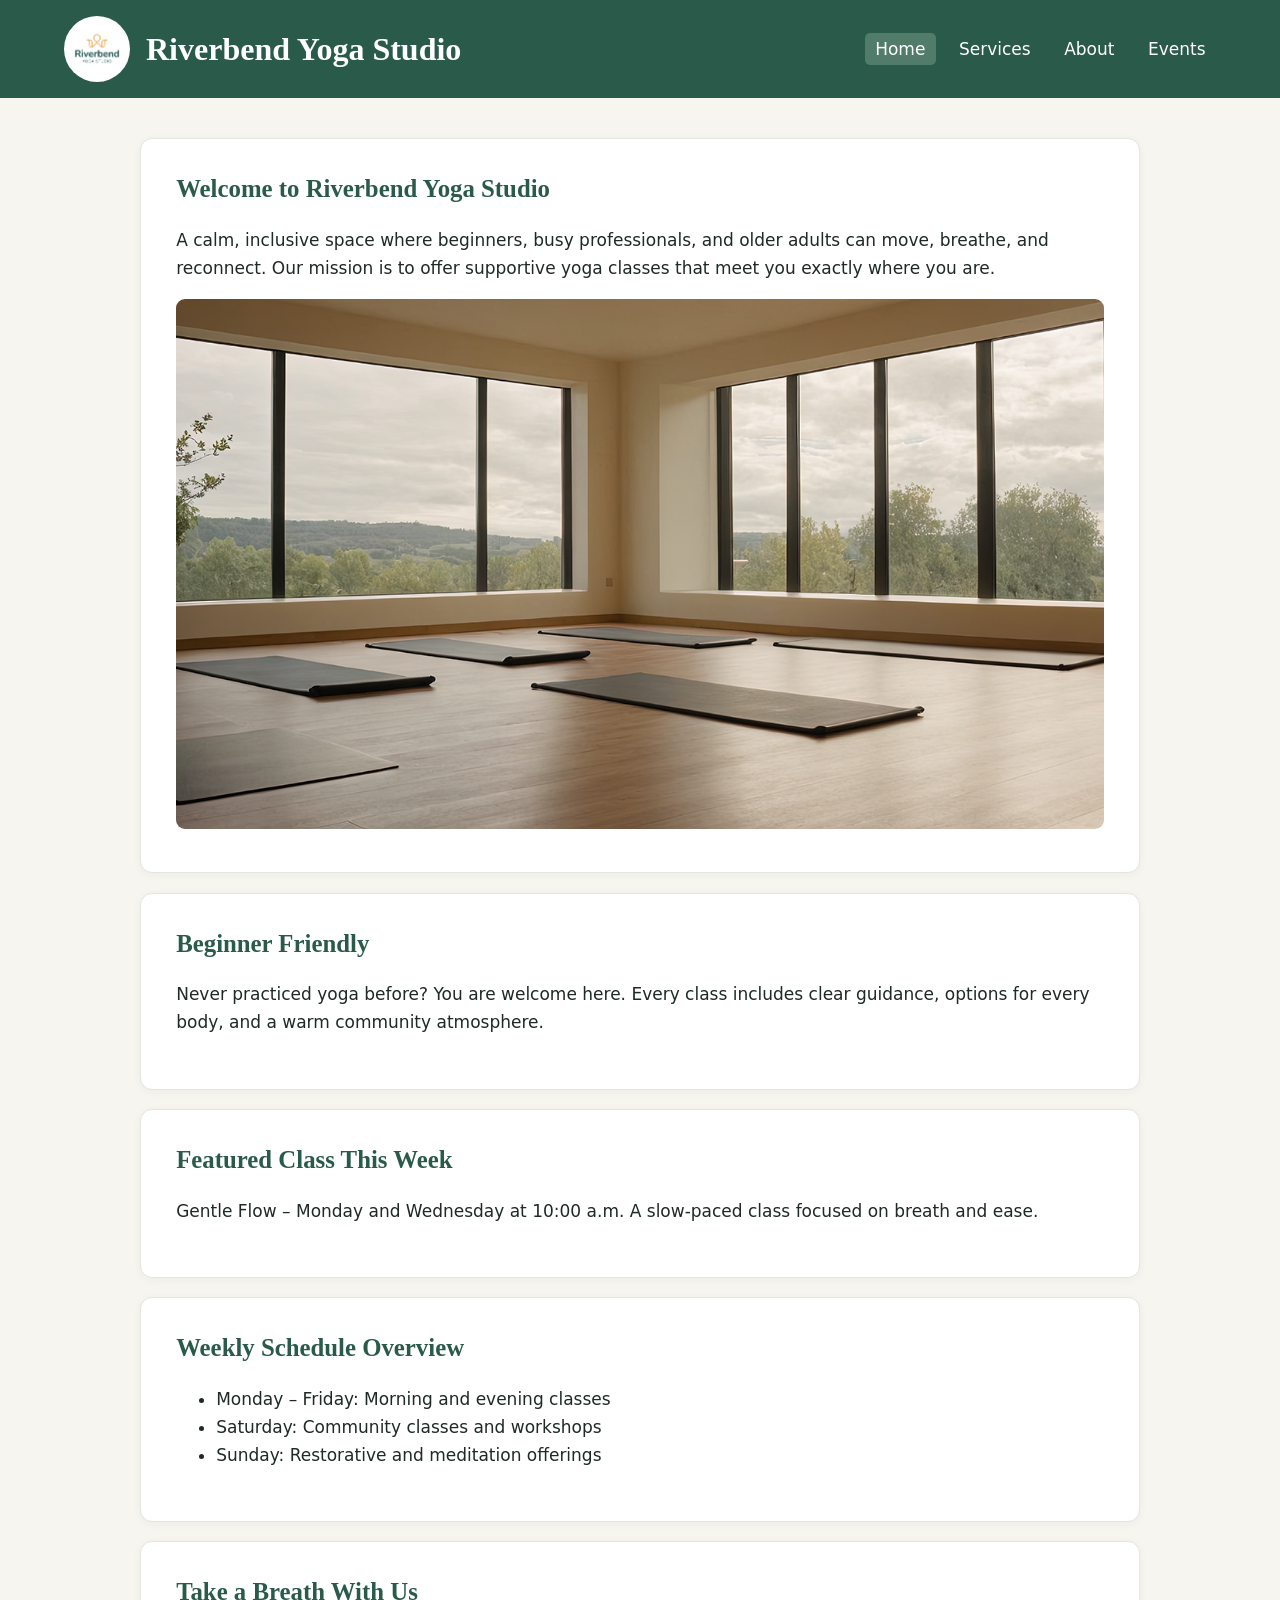
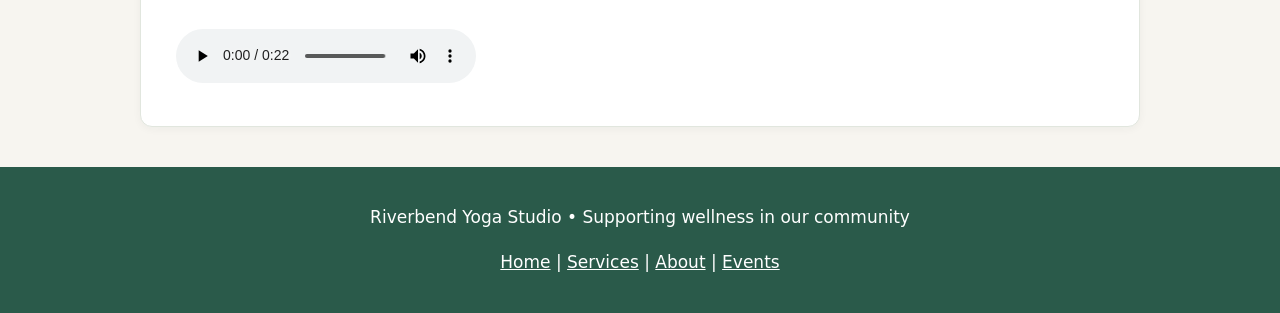
<file: index.html>
<!DOCTYPE html><html lang="en"><head><meta charset="UTF-8"><meta name="viewport" content="width=device-width, initial-scale=1"><title>Riverbend Yoga Studio | Home</title><link rel="stylesheet" href="styles.css"><script src="script.js" defer></script></head><body><header><div class="brand"><img src="yoga-logo.png" alt="Riverbend Yoga Studio logo"><h1>Riverbend Yoga Studio</h1></div><nav aria-label="Main navigation"><ul><li><a href="index.html" aria-current="page">Home</a></li><li><a href="services.html">Services</a></li><li><a href="about.html">About</a></li><li><a href="events.html">Events</a></li></ul></nav></header><main><section><h2>Welcome to Riverbend Yoga Studio</h2><p>A calm, inclusive space where beginners, busy professionals, and older adults can move, breathe, and reconnect. Our mission is to offer supportive yoga classes that meet you exactly where you are.</p><img src="yoga-studio.png" alt="Bright and welcoming yoga studio with natural light"></section><section><h2>Beginner Friendly</h2><p>Never practiced yoga before? You are welcome here. Every class includes clear guidance, options for every body, and a warm community atmosphere.</p></section><section><h2>Featured Class This Week</h2><p>Gentle Flow – Monday and Wednesday at 10:00 a.m. A slow-paced class focused on breath and ease.</p></section><section><h2>Weekly Schedule Overview</h2><ul><li>Monday – Friday: Morning and evening classes</li><li>Saturday: Community classes and workshops</li><li>Sunday: Restorative and meditation offerings</li></ul></section><section><h2>Take a Breath With Us</h2><audio controls><source src="yoga-breathing.mp3" type="audio/mpeg">Your browser does not support audio. Download yoga-breathing.mp3.</audio></section></main><footer><p>Riverbend Yoga Studio • Supporting wellness in our community</p><p><a href="index.html">Home</a> | <a href="services.html">Services</a> | <a href="about.html">About</a> | <a href="events.html">Events</a></p></footer></body></html>
</file>
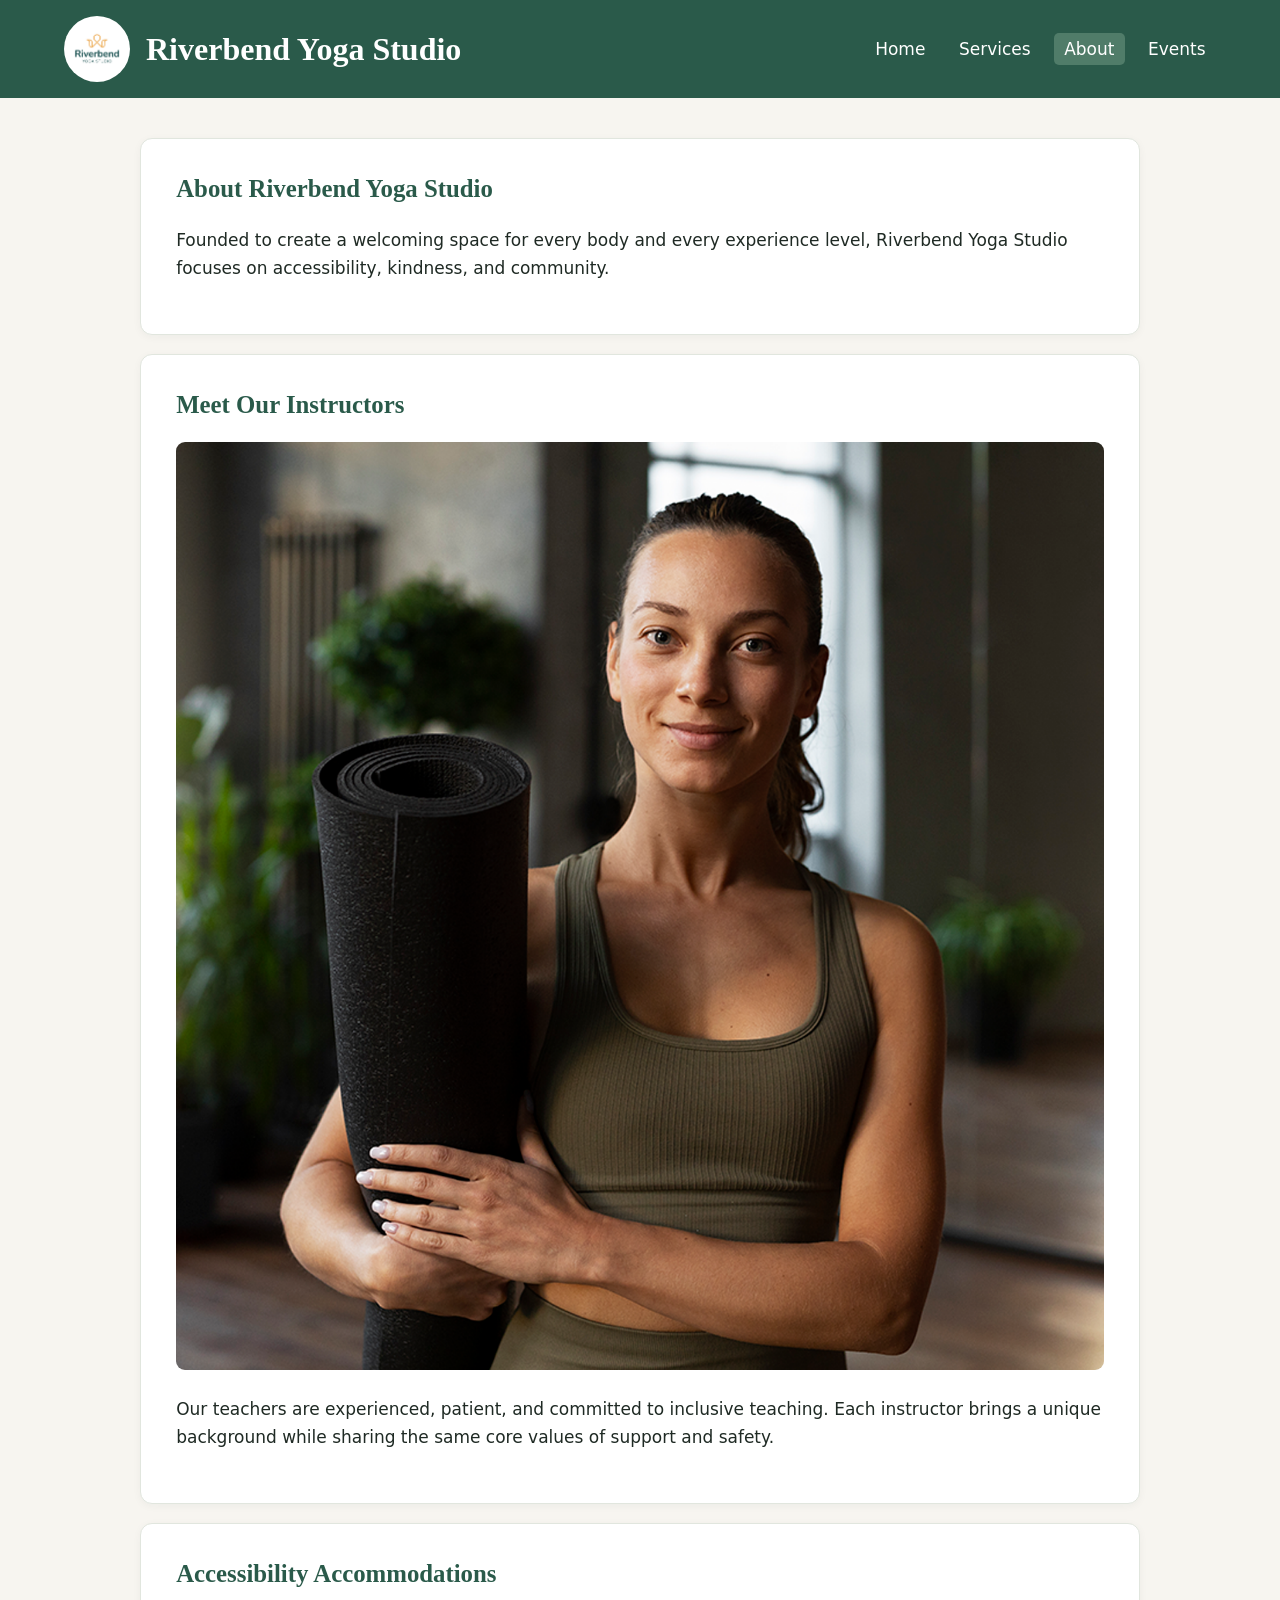
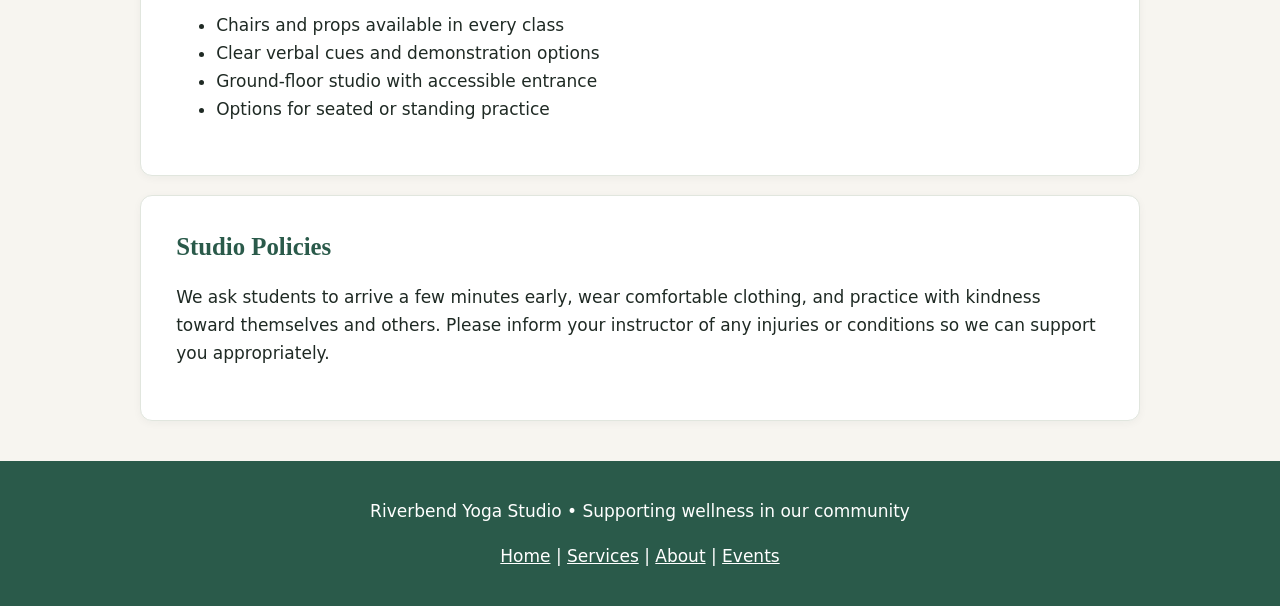
<file: about.html>
<!DOCTYPE html><html lang="en"><head><meta charset="UTF-8"><meta name="viewport" content="width=device-width, initial-scale=1"><title>Riverbend Yoga Studio | About</title><link rel="stylesheet" href="styles.css"><script src="script.js" defer></script></head><body><header><div class="brand"><img src="yoga-logo.png" alt="Riverbend Yoga Studio logo"><h1>Riverbend Yoga Studio</h1></div><nav aria-label="Main navigation"><ul><li><a href="index.html">Home</a></li><li><a href="services.html">Services</a></li><li><a href="about.html" aria-current="page">About</a></li><li><a href="events.html">Events</a></li></ul></nav></header><main><section><h2>About Riverbend Yoga Studio</h2><p>Founded to create a welcoming space for every body and every experience level, Riverbend Yoga Studio focuses on accessibility, kindness, and community.</p></section><section><h2>Meet Our Instructors</h2><img src="yoga-instructor.png" alt="Yoga instructor demonstrating a gentle pose in the studio"><p>Our teachers are experienced, patient, and committed to inclusive teaching. Each instructor brings a unique background while sharing the same core values of support and safety.</p></section><section><h2>Accessibility Accommodations</h2><ul><li>Chairs and props available in every class</li><li>Clear verbal cues and demonstration options</li><li>Ground-floor studio with accessible entrance</li><li>Options for seated or standing practice</li></ul></section><section><h2>Studio Policies</h2><p>We ask students to arrive a few minutes early, wear comfortable clothing, and practice with kindness toward themselves and others. Please inform your instructor of any injuries or conditions so we can support you appropriately.</p></section></main><footer><p>Riverbend Yoga Studio • Supporting wellness in our community</p><p><a href="index.html">Home</a> | <a href="services.html">Services</a> | <a href="about.html">About</a> | <a href="events.html">Events</a></p></footer></body></html>
</file>
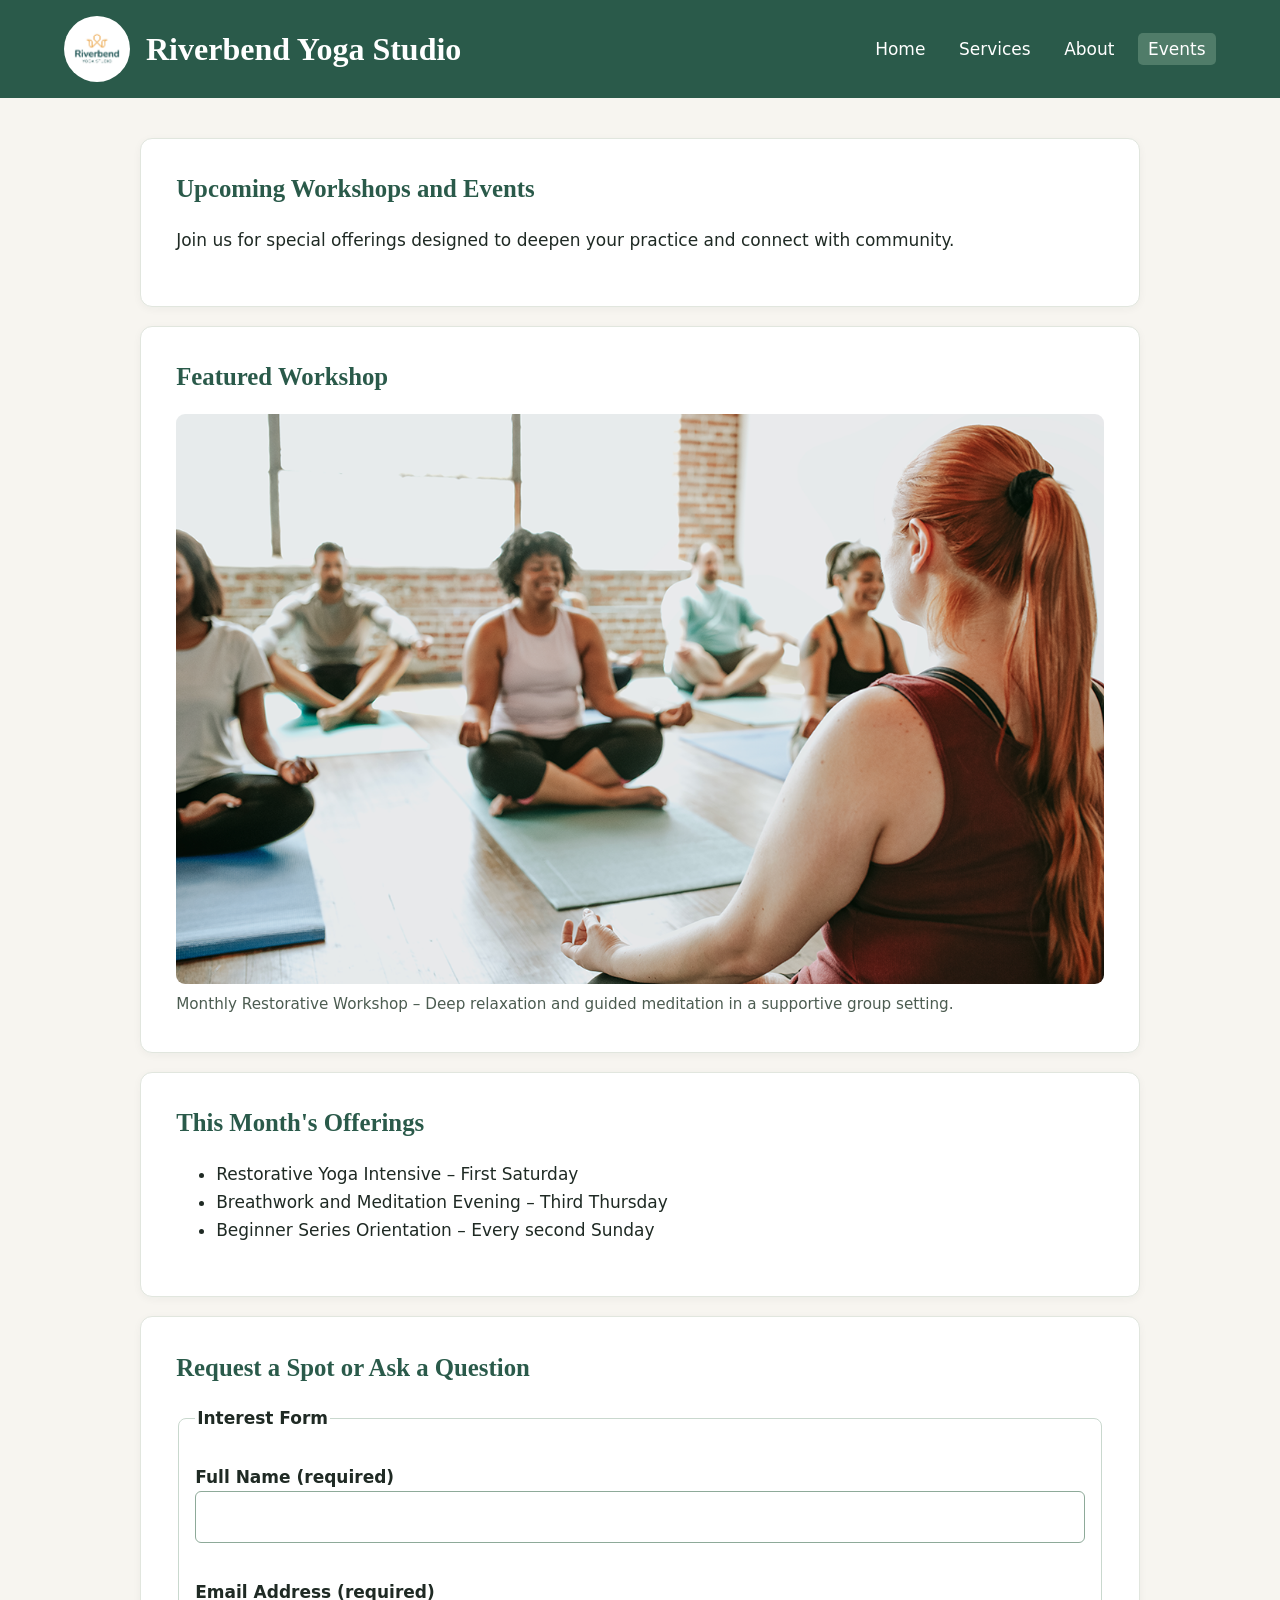
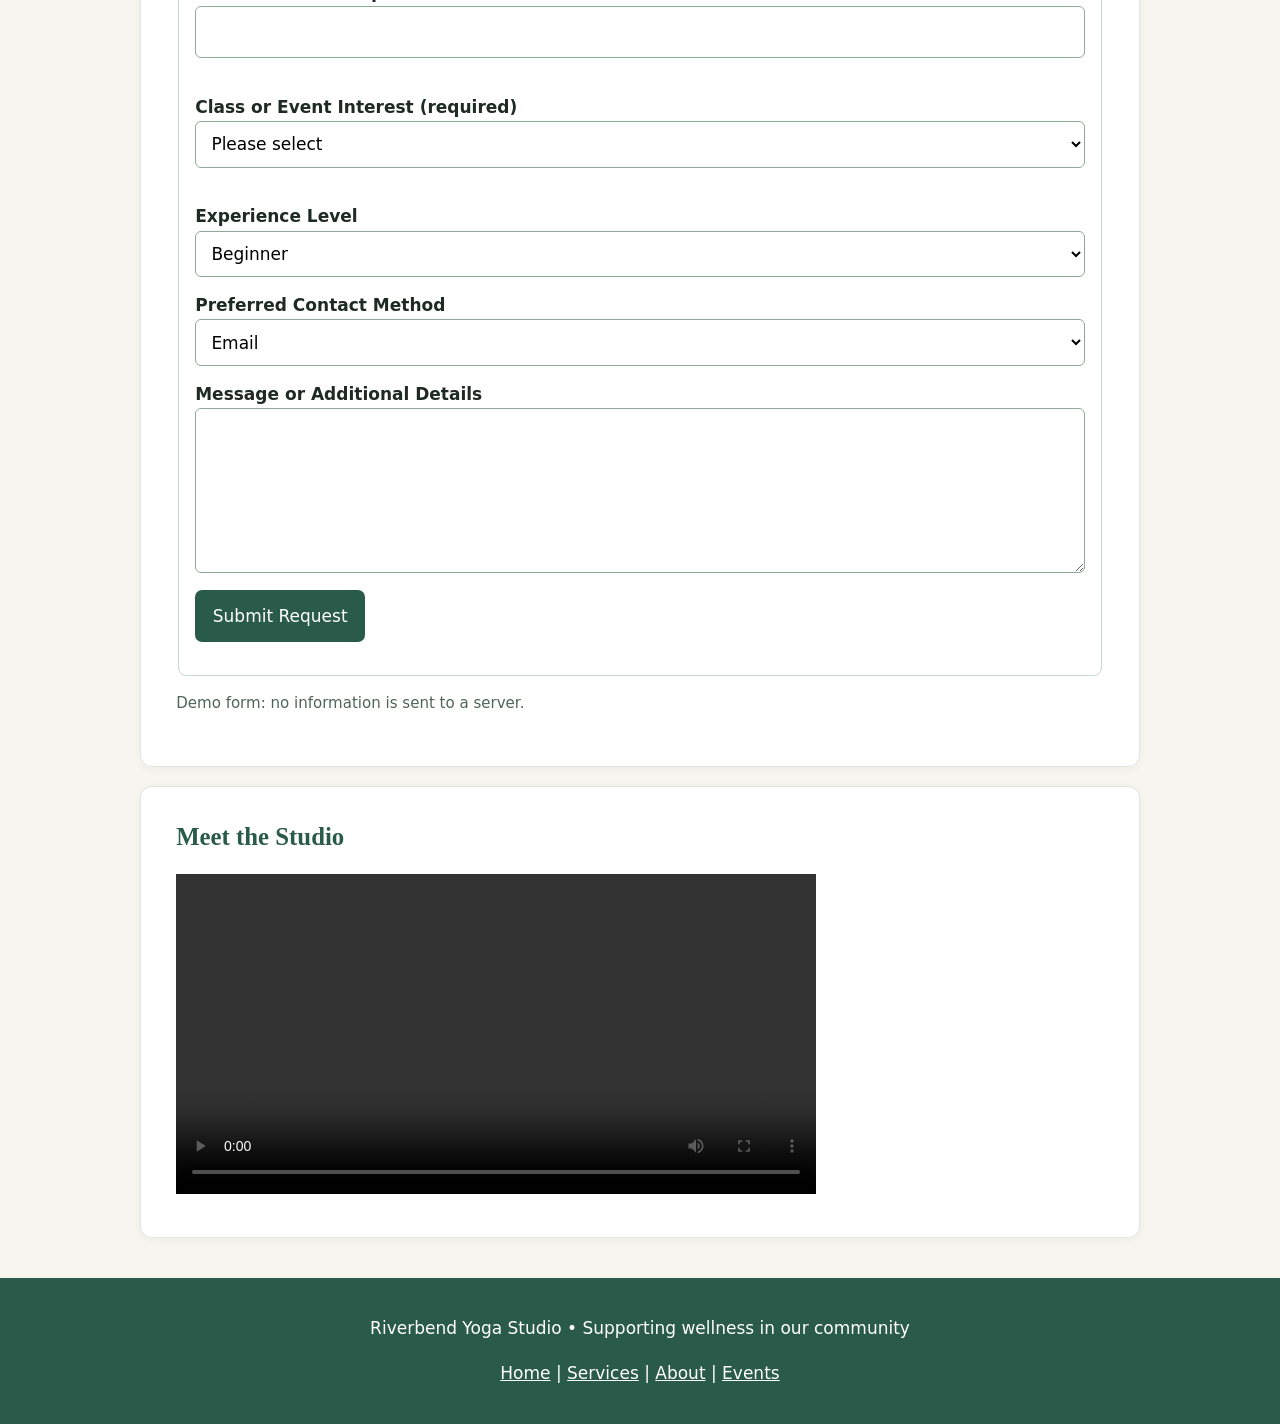
<file: events.html>
<!DOCTYPE html><html lang="en"><head><meta charset="UTF-8"><meta name="viewport" content="width=device-width, initial-scale=1"><title>Riverbend Yoga Studio | Events</title><link rel="stylesheet" href="styles.css"><script src="script.js" defer></script></head><body><header><div class="brand"><img src="yoga-logo.png" alt="Riverbend Yoga Studio logo"><h1>Riverbend Yoga Studio</h1></div><nav aria-label="Main navigation"><ul><li><a href="index.html">Home</a></li><li><a href="services.html">Services</a></li><li><a href="about.html">About</a></li><li><a href="events.html" aria-current="page">Events</a></li></ul></nav></header><main><section><h2>Upcoming Workshops and Events</h2><p>Join us for special offerings designed to deepen your practice and connect with community.</p></section><section><h2>Featured Workshop</h2><figure><img src="yoga-workshop.png" alt="Group of students participating in a restorative yoga workshop"><figcaption>Monthly Restorative Workshop – Deep relaxation and guided meditation in a supportive group setting.</figcaption></figure></section><section><h2>This Month's Offerings</h2><ul><li>Restorative Yoga Intensive – First Saturday</li><li>Breathwork and Meditation Evening – Third Thursday</li><li>Beginner Series Orientation – Every second Sunday</li></ul></section><section id="request"><h2>Request a Spot or Ask a Question</h2><form id="interest-form" action="#" method="post" novalidate><fieldset><legend>Interest Form</legend><label for="name">Full Name (required)</label><input type="text" id="name" name="name" autocomplete="name" aria-describedby="name-error"><p class="error" id="name-error" aria-live="polite"></p><label for="email">Email Address (required)</label><input type="email" id="email" name="email" autocomplete="email" aria-describedby="email-error"><p class="error" id="email-error" aria-live="polite"></p><label for="interest">Class or Event Interest (required)</label><select id="interest" name="interest" aria-describedby="interest-error"><option value="">Please select</option><option value="gentle">Gentle Yoga</option><option value="vinyasa">Vinyasa Flow</option><option value="restorative">Restorative Yoga</option><option value="private">Private Session</option><option value="workshop">Workshop / Event</option><option value="other">Other / General Question</option></select><p class="error" id="interest-error" aria-live="polite"></p><label for="experience">Experience Level</label><select id="experience" name="experience"><option value="beginner">Beginner</option><option value="some">Some Experience</option><option value="regular">Regular Practitioner</option></select><label for="contact-method">Preferred Contact Method</label><select id="contact-method" name="contact-method"><option value="email">Email</option><option value="phone">Phone</option></select><label for="message">Message or Additional Details</label><textarea id="message" name="message" rows="5"></textarea><p><button type="submit">Submit Request</button></p><div id="form-status" role="status" aria-live="polite"></div></fieldset></form><p class="muted">Demo form: no information is sent to a server.</p></section><section><h2>Meet the Studio</h2><video controls width="640"><source src="yoga-intro.mp4" type="video/mp4">Your browser does not support video. Download yoga-intro.mp4.</video></section></main><footer><p>Riverbend Yoga Studio • Supporting wellness in our community</p><p><a href="index.html">Home</a> | <a href="services.html">Services</a> | <a href="about.html">About</a> | <a href="events.html">Events</a></p></footer></body></html>
</file>
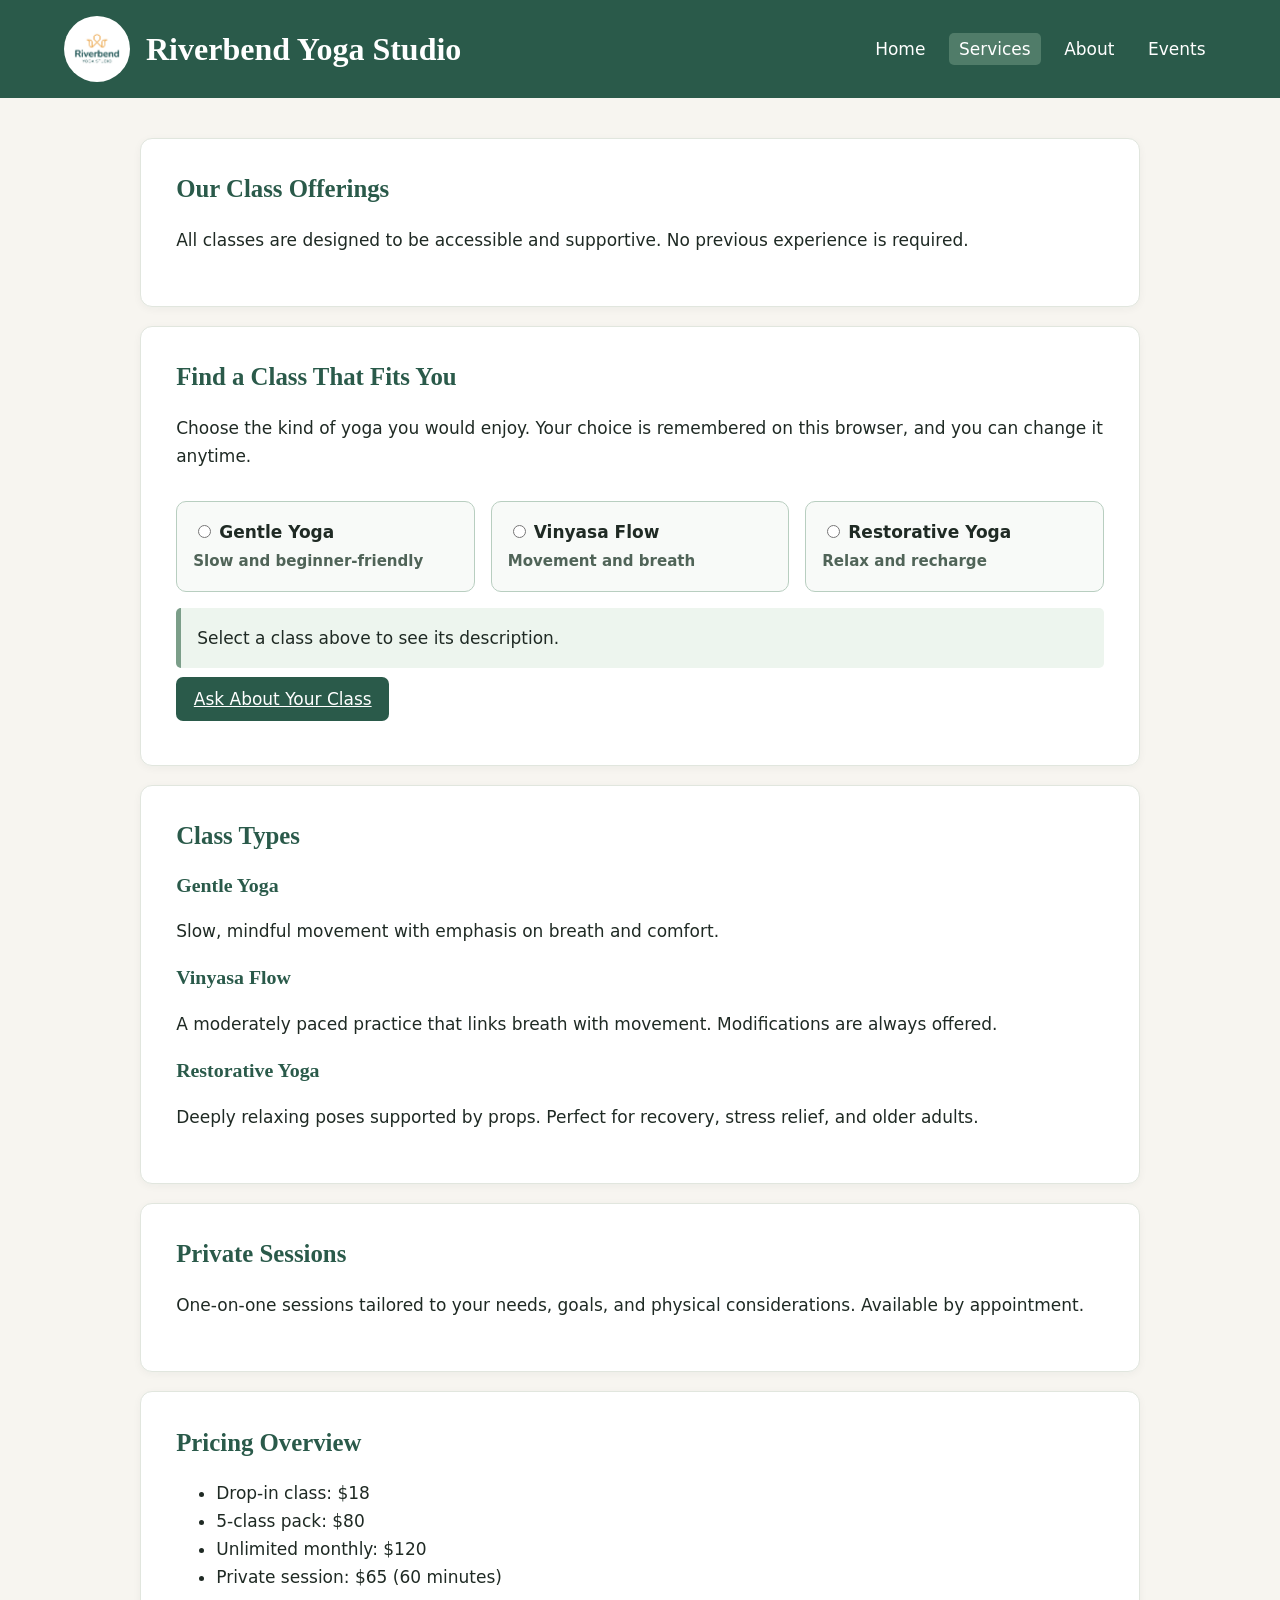
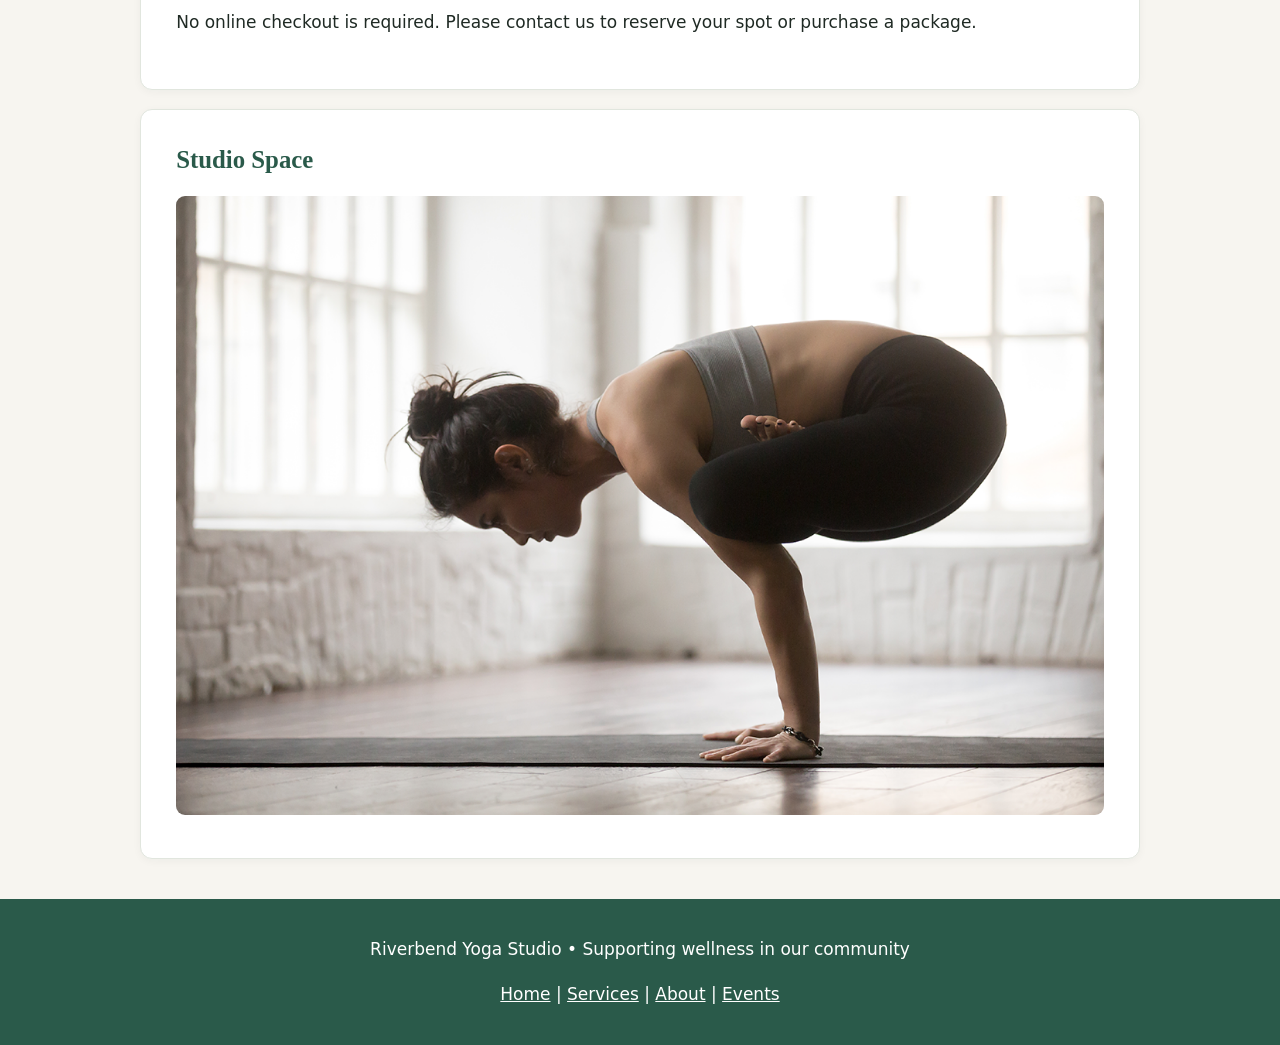
<file: services.html>
<!DOCTYPE html><html lang="en"><head><meta charset="UTF-8"><meta name="viewport" content="width=device-width, initial-scale=1"><title>Riverbend Yoga Studio | Services</title><link rel="stylesheet" href="styles.css"><script src="script.js" defer></script></head><body><header><div class="brand"><img src="yoga-logo.png" alt="Riverbend Yoga Studio logo"><h1>Riverbend Yoga Studio</h1></div><nav aria-label="Main navigation"><ul><li><a href="index.html">Home</a></li><li><a href="services.html" aria-current="page">Services</a></li><li><a href="about.html">About</a></li><li><a href="events.html">Events</a></li></ul></nav></header><main><section><h2>Our Class Offerings</h2><p>All classes are designed to be accessible and supportive. No previous experience is required.</p></section><section id="class-finder"><h2>Find a Class That Fits You</h2><p>Choose the kind of yoga you would enjoy. Your choice is remembered on this browser, and you can change it anytime.</p><div class="grid" role="radiogroup" aria-label="Preferred yoga class"><label class="option"><input type="radio" name="class-choice" value="gentle">Gentle Yoga<br><span class="muted">Slow and beginner-friendly</span></label><label class="option"><input type="radio" name="class-choice" value="vinyasa">Vinyasa Flow<br><span class="muted">Movement and breath</span></label><label class="option"><input type="radio" name="class-choice" value="restorative">Restorative Yoga<br><span class="muted">Relax and recharge</span></label></div><div class="feature-result" id="class-result" aria-live="polite">Select a class above to see its description.</div><p><a class="button" href="events.html">Ask About Your Class</a></p></section><section><h2>Class Types</h2><h3>Gentle Yoga</h3><p>Slow, mindful movement with emphasis on breath and comfort.</p><h3>Vinyasa Flow</h3><p>A moderately paced practice that links breath with movement. Modifications are always offered.</p><h3>Restorative Yoga</h3><p>Deeply relaxing poses supported by props. Perfect for recovery, stress relief, and older adults.</p></section><section><h2>Private Sessions</h2><p>One-on-one sessions tailored to your needs, goals, and physical considerations. Available by appointment.</p></section><section><h2>Pricing Overview</h2><ul><li>Drop-in class: $18</li><li>5-class pack: $80</li><li>Unlimited monthly: $120</li><li>Private session: $65 (60 minutes)</li></ul><p>No online checkout is required. Please contact us to reserve your spot or purchase a package.</p></section><section><h2>Studio Space</h2><picture><source media="(min-width:800px)" srcset="yoga-feature-large.png"><img src="yoga-feature-small.png" alt="Students practicing yoga in a calm, sunlit studio"></picture></section></main><footer><p>Riverbend Yoga Studio • Supporting wellness in our community</p><p><a href="index.html">Home</a> | <a href="services.html">Services</a> | <a href="about.html">About</a> | <a href="events.html">Events</a></p></footer></body></html>
</file>
<file: styles.css>
:root{--primary:#2A5A4A;--accent:#7B9E89;--bg:#F7F5F0;--ink:#1F2A24}*{box-sizing:border-box}body{margin:0;background:var(--bg);color:var(--ink);font:17px/1.65 system-ui,'Segoe UI',sans-serif}h1,h2,h3{font-family:Georgia,serif;line-height:1.25;color:var(--primary)}h1{font-size:2rem;margin:.2rem 0}h2{font-size:1.55rem}a{color:var(--primary)}header{background:var(--primary);color:white;padding:1rem 5%}header h1{color:white}header .brand{display:flex;gap:1rem;align-items:center}header img{width:66px;height:66px;object-fit:contain;background:white;border-radius:50%;padding:4px}nav ul{padding:0;margin:.6rem 0 0;list-style:none;display:flex;gap:.8rem;flex-wrap:wrap}nav a{color:white;text-decoration:none;padding:.4rem .65rem;border-radius:5px}nav a:hover,nav a[aria-current=page]{background:#507c69}main{width:min(100% - 2rem,1000px);margin:2rem auto}section{background:white;border:1px solid #e1e6de;border-radius:12px;padding:1.4rem;margin-bottom:1.2rem;box-shadow:0 2px 8px #20372a0b}section>h2:first-child{margin-top:0}img,picture img{max-width:100%;height:auto;border-radius:9px}figure{margin:0}figcaption{font-size:.95rem;color:#4c5c51}audio,video{max-width:100%}footer{background:var(--primary);color:white;padding:1.2rem 5%;text-align:center}footer a{color:white}.grid{display:grid;gap:1rem}.option{border:1px solid #b8cec0;border-radius:10px;padding:1rem;cursor:pointer;background:#f8faf8}.option:hover,.option:focus-within{border-color:var(--primary);background:#eef5ef}.option input{margin-right:.5rem}.feature-result{margin-top:1rem;padding:1rem;border-left:5px solid var(--accent);background:#edf5ee;border-radius:5px}.button,button{background:var(--primary);color:white;border:0;padding:.75rem 1.1rem;border-radius:7px;cursor:pointer;font:inherit}.button:hover,button:hover{background:#1b4033}label{display:block;font-weight:600;margin-top:.9rem}input:not([type=radio]),select,textarea{display:block;width:100%;padding:.7rem;border:1px solid #8eaa99;border-radius:6px;font:inherit;background:white}fieldset{border:1px solid #c9d8ce;border-radius:8px;padding:1rem}legend{font-weight:700}.error{color:#a02727;font-size:.9rem;min-height:1.2em;margin:.2rem 0}.invalid{border:2px solid #a02727!important}.success{background:#edf5ee;border-left:4px solid var(--primary);padding:.75rem;margin-top:1rem}.muted{color:#506458;font-size:.94rem}@media(min-width:768px){header{display:flex;align-items:center;justify-content:space-between}nav ul{margin:0}.grid{grid-template-columns:repeat(3,1fr)}section{padding:2rem}}@media(min-width:1024px){main{margin:2.5rem auto}section{padding:2.2rem}}
</file>
